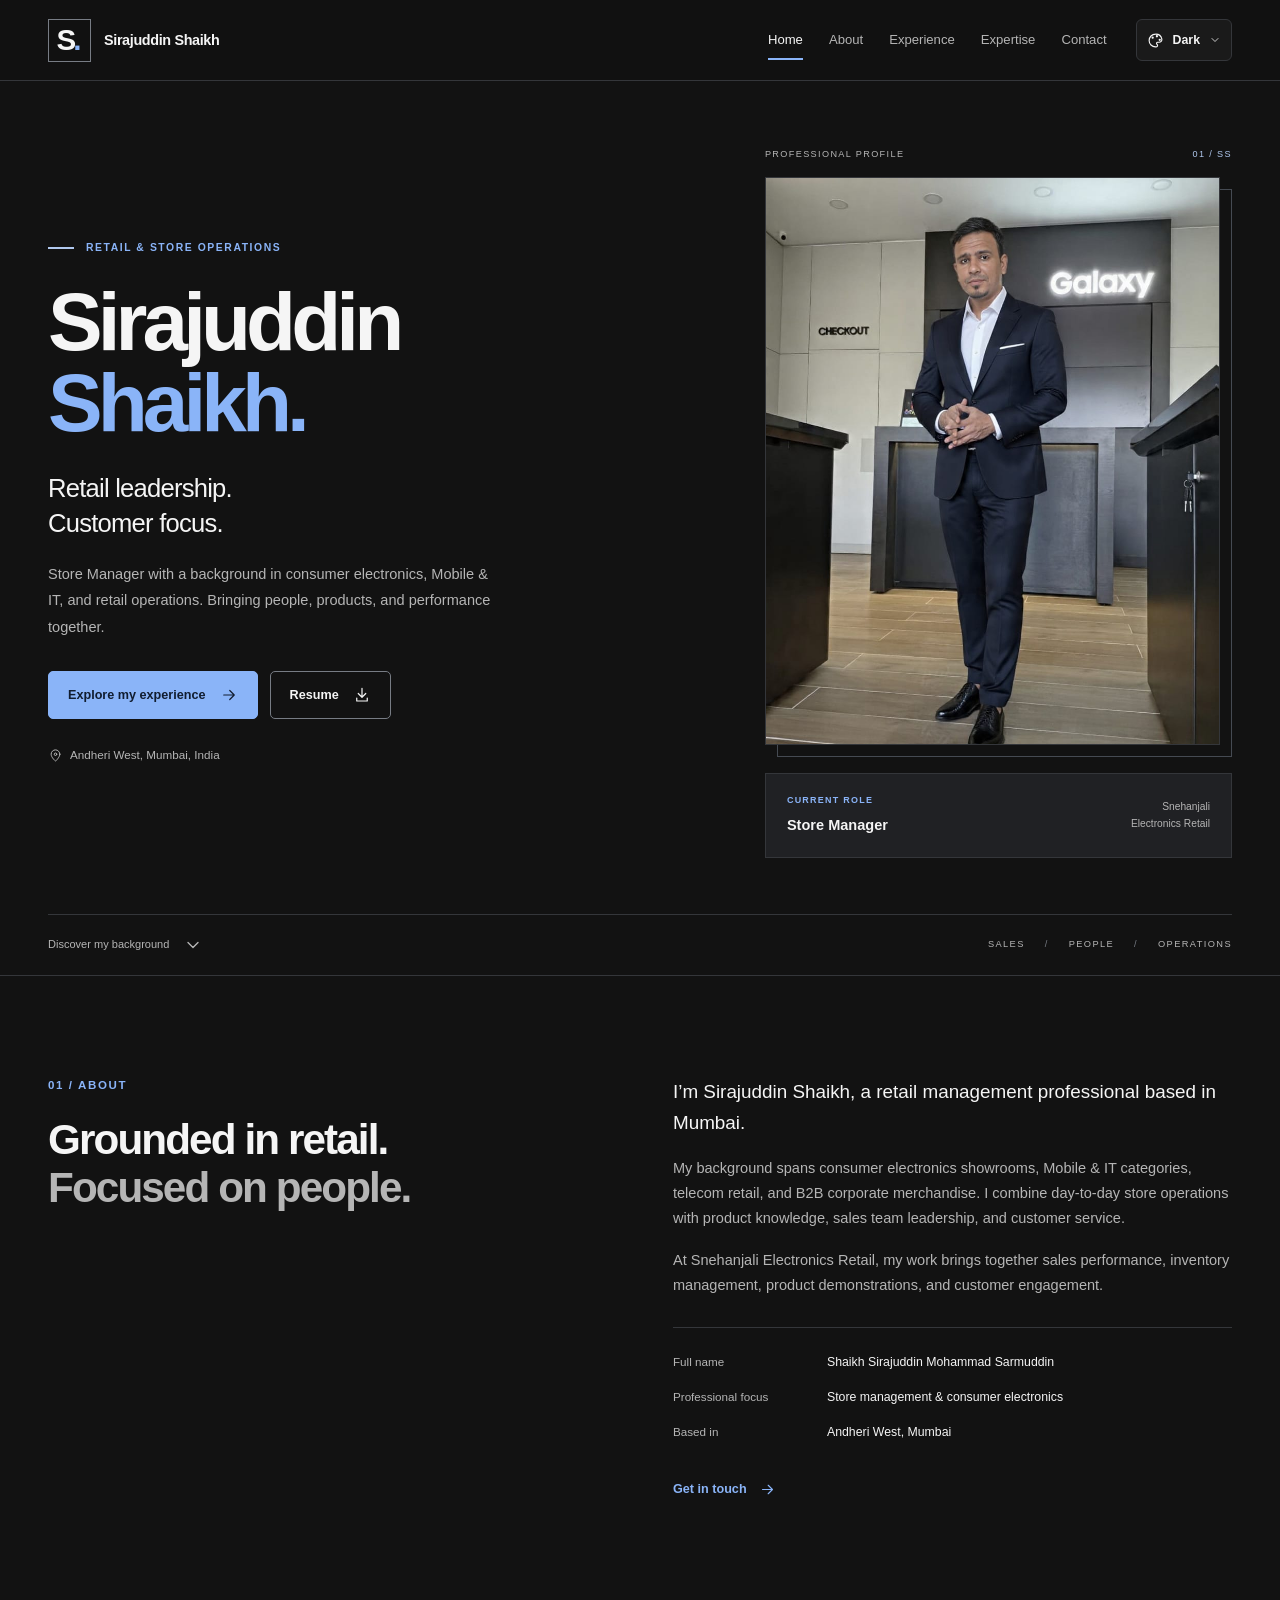
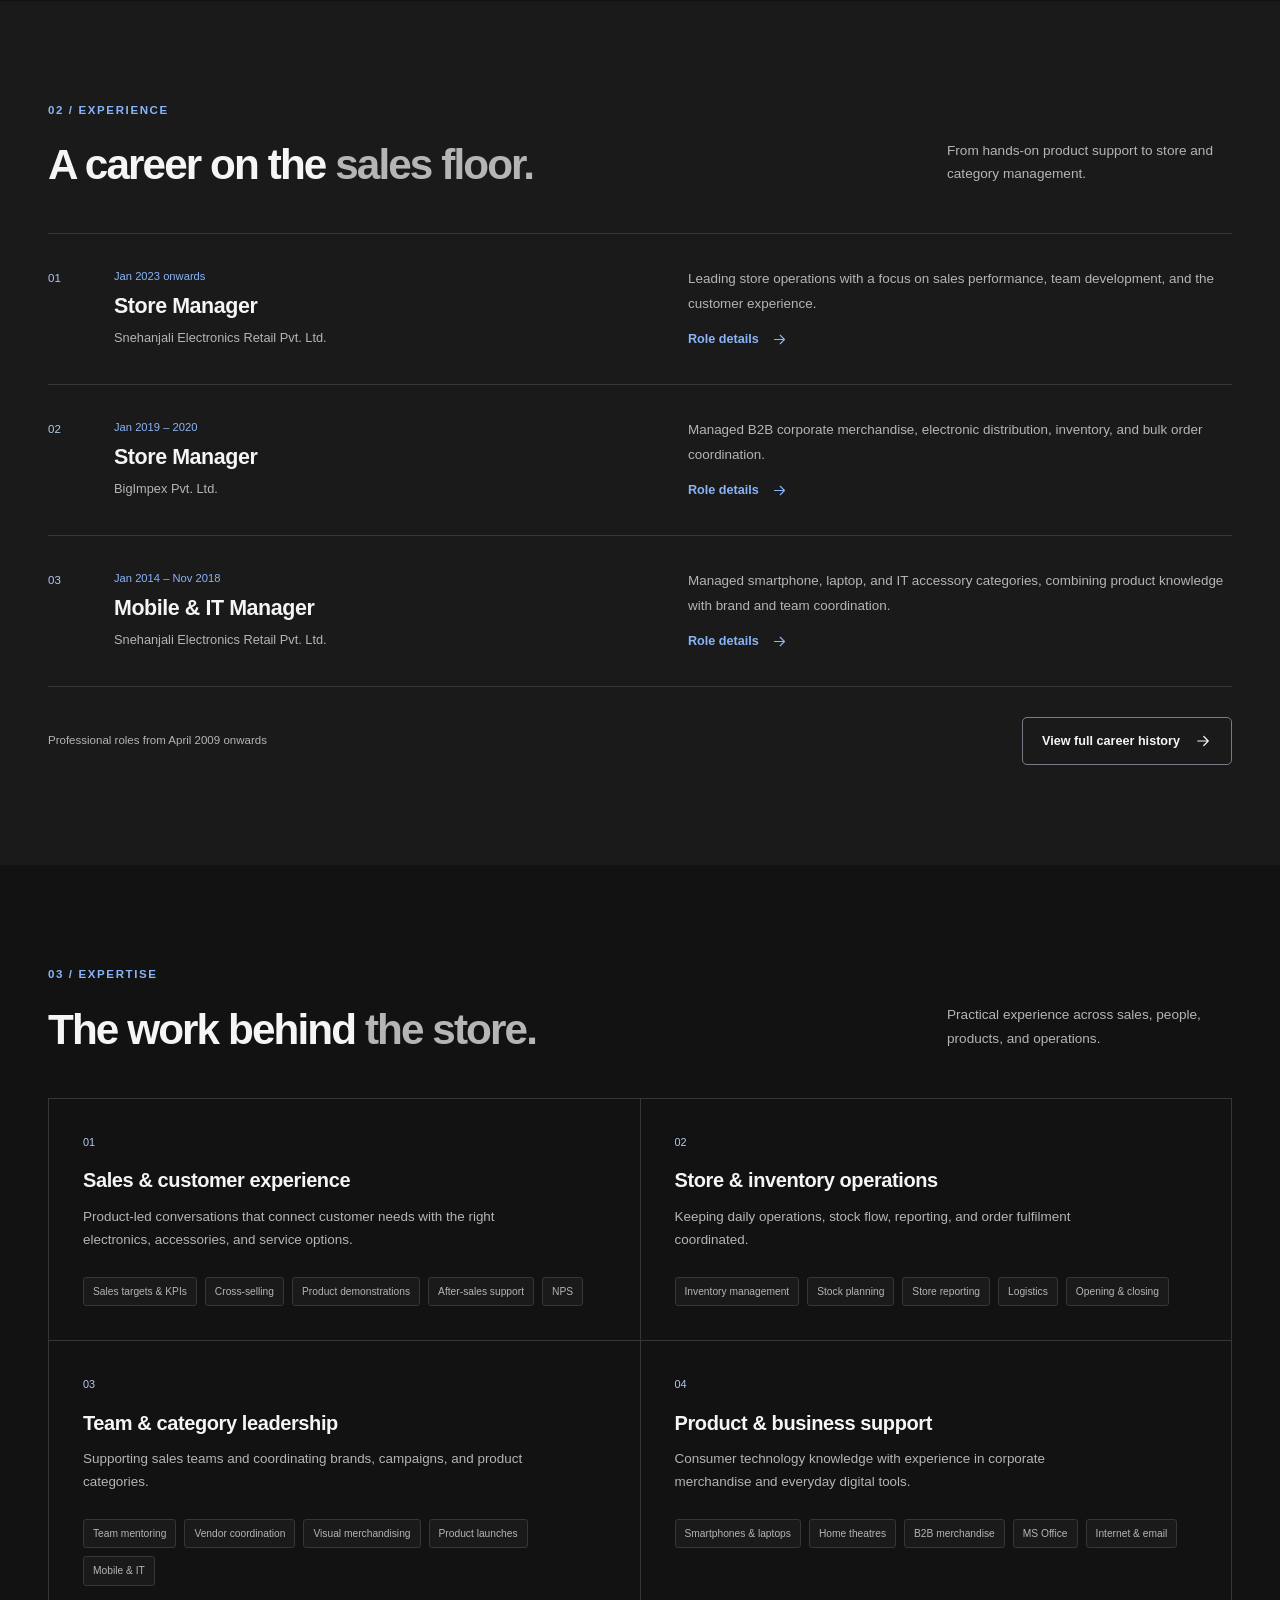
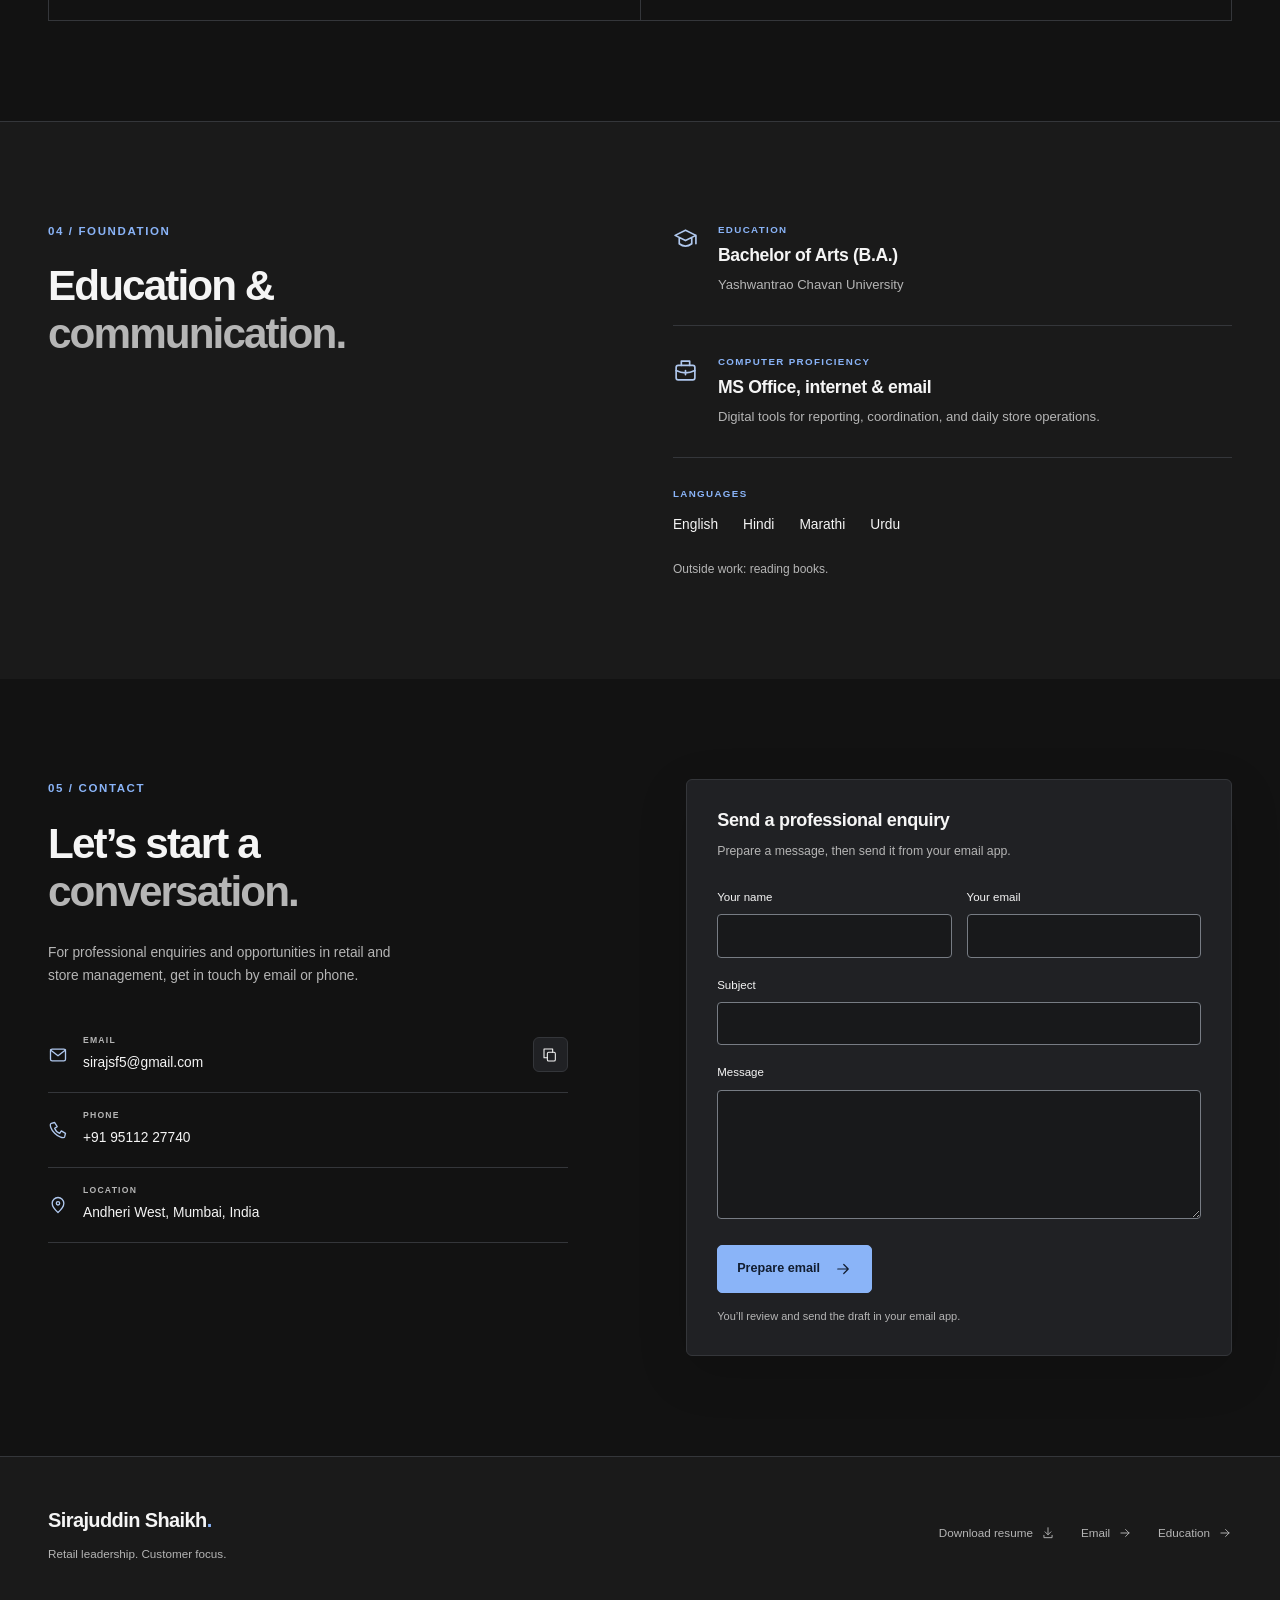
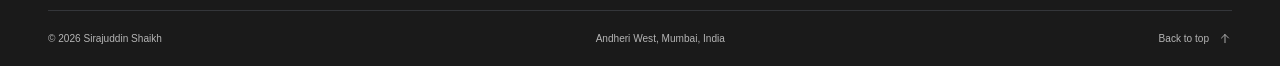
<file: index.html>
<!doctype html>
<html lang="en" data-theme="dark">
<head>
<meta charset="utf-8">
<meta name="viewport" content="width=device-width, initial-scale=1">
<meta name="color-scheme" content="dark light">
<meta name="description" content="Sirajuddin Shaikh — Store Manager in Mumbai with experience in consumer electronics, Mobile &amp; IT, inventory operations, and sales team leadership.">
<meta name="author" content="Sirajuddin Shaikh">
<meta name="theme-color" content="#121212">
<meta property="og:type" content="profile">
<meta property="og:title" content="Sirajuddin Shaikh | Retail &amp; Store Management">
<meta property="og:description" content="Sirajuddin Shaikh — Store Manager in Mumbai with experience in consumer electronics, Mobile &amp; IT, inventory operations, and sales team leadership.">
<title>Sirajuddin Shaikh | Retail &amp; Store Management</title>
<script src="assets/js/theme.js"></script>
<link rel="icon" href="assets/images/favicon.svg" type="image/svg+xml">
<link rel="stylesheet" href="assets/css/style.css">
<script src="assets/js/script.js" defer></script>
<script type="application/ld+json">{"@context": "https://schema.org", "@type": "Person", "name": "Shaikh Sirajuddin Mohammad Sarmuddin", "alternateName": "Sirajuddin Shaikh", "jobTitle": "Store Manager", "email": "sirajsf5@gmail.com", "telephone": "+919511227740", "address": {"@type": "PostalAddress", "addressLocality": "Andheri West, Mumbai", "addressCountry": "IN"}, "knowsLanguage": ["English", "Hindi", "Marathi", "Urdu"], "alumniOf": {"@type": "CollegeOrUniversity", "name": "Yashwantrao Chavan University"}}</script>
</head>
<body>
<a class="skip-link" href="#main">Skip to content</a>
<header class="site-header"><div class="nav-wrap container">
  <a class="logo" href="#home" aria-label="Sirajuddin Shaikh, home"><span class="monogram" aria-hidden="true">S<span>.</span></span><span class="brand-name">Sirajuddin <span>Shaikh</span></span></a>
  <nav class="navbar" id="primary-navigation" aria-label="Main navigation"><ul><li><a href="#home">Home</a></li><li><a href="#about">About</a></li><li><a href="#experience">Experience</a></li><li><a href="#skills">Expertise</a></li><li><a href="#contact">Contact</a></li></ul></nav>
  <div class="nav-controls">
    <details class="theme-switcher" id="theme-switcher"><summary aria-label="Appearance. Current theme: Dark"><svg class="icon " viewBox="0 0 24 24" fill="none" stroke="currentColor" stroke-width="1.6" stroke-linecap="round" stroke-linejoin="round" aria-hidden="true"><circle cx="8" cy="8" r=".8"/><circle cx="14" cy="6" r=".8"/><circle cx="18" cy="11" r=".8"/><path d="M12 3a9 9 0 1 0 0 18h1a2 2 0 0 0 1-3.7 1.6 1.6 0 0 1 1-2.8h2A4 4 0 0 0 21 10 9 9 0 0 0 12 3Z"/></svg><span data-current-theme>Dark</span><svg class="icon chevron" viewBox="0 0 24 24" fill="none" stroke="currentColor" stroke-width="1.6" stroke-linecap="round" stroke-linejoin="round" aria-hidden="true"><path d="m6 9 6 6 6-6"/></svg></summary><div class="theme-menu" role="group" aria-label="Choose appearance"><p class="menu-caption">APPEARANCE</p><button type="button" class="theme-option" data-set-theme="neon-dark" aria-pressed="false"><span class="theme-swatch swatch-neon-dark" aria-hidden="true"></span><span><strong>Neon Dark</strong><small>Cyan & violet on midnight</small></span><svg class="icon theme-check" viewBox="0 0 24 24" fill="none" stroke="currentColor" stroke-width="1.6" stroke-linecap="round" stroke-linejoin="round" aria-hidden="true"><path d="m5 12 4 4L19 6"/></svg></button><button type="button" class="theme-option" data-set-theme="neon-light" aria-pressed="false"><span class="theme-swatch swatch-neon-light" aria-hidden="true"></span><span><strong>Neon Light</strong><small>Teal & violet on white</small></span><svg class="icon theme-check" viewBox="0 0 24 24" fill="none" stroke="currentColor" stroke-width="1.6" stroke-linecap="round" stroke-linejoin="round" aria-hidden="true"><path d="m5 12 4 4L19 6"/></svg></button><button type="button" class="theme-option" data-set-theme="dark" aria-pressed="true"><span class="theme-swatch swatch-dark" aria-hidden="true"></span><span><strong>Dark</strong><small>Classic charcoal & blue</small></span><svg class="icon theme-check" viewBox="0 0 24 24" fill="none" stroke="currentColor" stroke-width="1.6" stroke-linecap="round" stroke-linejoin="round" aria-hidden="true"><path d="m5 12 4 4L19 6"/></svg></button><button type="button" class="theme-option" data-set-theme="light" aria-pressed="false"><span class="theme-swatch swatch-light" aria-hidden="true"></span><span><strong>Light</strong><small>Clean neutrals & blue</small></span><svg class="icon theme-check" viewBox="0 0 24 24" fill="none" stroke="currentColor" stroke-width="1.6" stroke-linecap="round" stroke-linejoin="round" aria-hidden="true"><path d="m5 12 4 4L19 6"/></svg></button></div></details>
    <button class="menu-toggle icon-button" id="menu" type="button" aria-label="Open navigation" aria-controls="primary-navigation" aria-expanded="false"><svg class="icon " viewBox="0 0 24 24" fill="none" stroke="currentColor" stroke-width="1.6" stroke-linecap="round" stroke-linejoin="round" aria-hidden="true"><path d="M4 7h16M4 12h16M4 17h16"/></svg></button>
  </div>
</div></header>
<p class="sr-only" id="theme-status" role="status" aria-live="polite"></p>
<main id="main">
<section class="home" id="home" aria-labelledby="hero-title"><div class="container hero-inner">
  <div class="hero-content"><p class="eyebrow"><span class="accent-line" aria-hidden="true"></span> RETAIL & STORE OPERATIONS</p><h1 id="hero-title">Sirajuddin<br><span>Shaikh.</span></h1><p class="hero-tagline">Retail leadership.<br>Customer focus.</p><p class="hero-description">Store Manager with a background in consumer electronics, Mobile & IT, and retail operations. Bringing people, products, and performance together.</p><div class="hero-actions"><a class="btn btn-primary" href="#experience">Explore my experience <svg class="icon " viewBox="0 0 24 24" fill="none" stroke="currentColor" stroke-width="1.6" stroke-linecap="round" stroke-linejoin="round" aria-hidden="true"><path d="M5 12h14m-6-6 6 6-6 6"/></svg></a><a class="btn btn-secondary" href="assets/documents/Sirajuddin_Shaikh_Resume.pdf" download="Sirajuddin_Shaikh_Resume.pdf">Resume <svg class="icon " viewBox="0 0 24 24" fill="none" stroke="currentColor" stroke-width="1.6" stroke-linecap="round" stroke-linejoin="round" aria-hidden="true"><path d="M12 3v12m-5-5 5 5 5-5M5 16v4h14v-4"/></svg></a></div><p class="hero-location"><svg class="icon " viewBox="0 0 24 24" fill="none" stroke="currentColor" stroke-width="1.6" stroke-linecap="round" stroke-linejoin="round" aria-hidden="true"><path d="M19 10c0 5-7 11-7 11S5 15 5 10a7 7 0 1 1 14 0Z"/><circle cx="12" cy="10" r="2"/></svg> Andheri West, Mumbai, India</p></div>
  <figure class="portrait"><div class="portrait-topline"><span>PROFESSIONAL PROFILE</span><span class="portrait-index" aria-hidden="true">01 / SS</span></div><div class="portrait-image"><img src="assets/images/sirajuddin-shaikh.jpeg" width="880" height="1184" alt="Sirajuddin Shaikh wearing a formal suit in a consumer electronics showroom" fetchpriority="high"></div><figcaption><div><span class="small-label">CURRENT ROLE</span><strong>Store Manager</strong></div><span>Snehanjali<br>Electronics Retail</span></figcaption></figure>
</div><div class="container hero-foot"><a href="#about">Discover my background <svg class="icon " viewBox="0 0 24 24" fill="none" stroke="currentColor" stroke-width="1.6" stroke-linecap="round" stroke-linejoin="round" aria-hidden="true"><path d="m6 9 6 6 6-6"/></svg></a><span>SALES <span aria-hidden="true">/</span> PEOPLE <span aria-hidden="true">/</span> OPERATIONS</span></div></section>

<section class="about section-space" id="about" aria-labelledby="about-title"><div class="container about-grid"><div class="section-intro"><p class="eyebrow">01 / ABOUT</p><h2 id="about-title">Grounded in retail.<br><span>Focused on people.</span></h2></div><div class="about-copy"><p class="lead">I’m Sirajuddin Shaikh, a retail management professional based in Mumbai.</p><p>My background spans consumer electronics showrooms, Mobile & IT categories, telecom retail, and B2B corporate merchandise. I combine day-to-day store operations with product knowledge, sales team leadership, and customer service.</p><p>At Snehanjali Electronics Retail, my work brings together sales performance, inventory management, product demonstrations, and customer engagement.</p><dl class="profile-facts"><div><dt>Full name</dt><dd>Shaikh Sirajuddin Mohammad Sarmuddin</dd></div><div><dt>Professional focus</dt><dd>Store management & consumer electronics</dd></div><div><dt>Based in</dt><dd>Andheri West, Mumbai</dd></div></dl><a class="text-link" href="#contact">Get in touch <svg class="icon " viewBox="0 0 24 24" fill="none" stroke="currentColor" stroke-width="1.6" stroke-linecap="round" stroke-linejoin="round" aria-hidden="true"><path d="M5 12h14m-6-6 6 6-6 6"/></svg></a></div></div></section>

<section class="experience section-space" id="experience" aria-labelledby="experience-title"><div class="container"><div class="section-heading"><div><p class="eyebrow">02 / EXPERIENCE</p><h2 id="experience-title">A career on the <span>sales floor.</span></h2></div><p>From hands-on product support to store and category management.</p></div><div class="timeline"><article class="role-row"><span class="role-number" aria-hidden="true">01</span><div class="role-overview"><p class="role-date">Jan 2023 onwards</p><h3>Store Manager</h3><p class="company">Snehanjali Electronics Retail Pvt. Ltd.</p></div><div class="role-summary"><p>Leading store operations with a focus on sales performance, team development, and the customer experience.</p><a class="text-link" href="experience/index.html#snehanjali-store">Role details <svg class="icon " viewBox="0 0 24 24" fill="none" stroke="currentColor" stroke-width="1.6" stroke-linecap="round" stroke-linejoin="round" aria-hidden="true"><path d="M5 12h14m-6-6 6 6-6 6"/></svg></a></div></article><article class="role-row"><span class="role-number" aria-hidden="true">02</span><div class="role-overview"><p class="role-date">Jan 2019 – 2020</p><h3>Store Manager</h3><p class="company">BigImpex Pvt. Ltd.</p></div><div class="role-summary"><p>Managed B2B corporate merchandise, electronic distribution, inventory, and bulk order coordination.</p><a class="text-link" href="experience/index.html#bigimpex">Role details <svg class="icon " viewBox="0 0 24 24" fill="none" stroke="currentColor" stroke-width="1.6" stroke-linecap="round" stroke-linejoin="round" aria-hidden="true"><path d="M5 12h14m-6-6 6 6-6 6"/></svg></a></div></article><article class="role-row"><span class="role-number" aria-hidden="true">03</span><div class="role-overview"><p class="role-date">Jan 2014 – Nov 2018</p><h3>Mobile & IT Manager</h3><p class="company">Snehanjali Electronics Retail Pvt. Ltd.</p></div><div class="role-summary"><p>Managed smartphone, laptop, and IT accessory categories, combining product knowledge with brand and team coordination.</p><a class="text-link" href="experience/index.html#snehanjali-mobile">Role details <svg class="icon " viewBox="0 0 24 24" fill="none" stroke="currentColor" stroke-width="1.6" stroke-linecap="round" stroke-linejoin="round" aria-hidden="true"><path d="M5 12h14m-6-6 6 6-6 6"/></svg></a></div></article></div><div class="section-end"><span>Professional roles from April 2009 onwards</span><a class="btn btn-secondary" href="experience/index.html">View full career history <svg class="icon " viewBox="0 0 24 24" fill="none" stroke="currentColor" stroke-width="1.6" stroke-linecap="round" stroke-linejoin="round" aria-hidden="true"><path d="M5 12h14m-6-6 6 6-6 6"/></svg></a></div></div></section>

<section class="skills section-space" id="skills" aria-labelledby="skills-title"><div class="container"><div class="section-heading"><div><p class="eyebrow">03 / EXPERTISE</p><h2 id="skills-title">The work behind <span>the store.</span></h2></div><p>Practical experience across sales, people, products, and operations.</p></div><div class="expertise-grid">
<article class="expertise-item"><span class="expertise-number">01</span><h3>Sales & customer experience</h3><p>Product-led conversations that connect customer needs with the right electronics, accessories, and service options.</p><ul class="tag-list"><li>Sales targets & KPIs</li><li>Cross-selling</li><li>Product demonstrations</li><li>After-sales support</li><li>NPS</li></ul></article>
<article class="expertise-item"><span class="expertise-number">02</span><h3>Store & inventory operations</h3><p>Keeping daily operations, stock flow, reporting, and order fulfilment coordinated.</p><ul class="tag-list"><li>Inventory management</li><li>Stock planning</li><li>Store reporting</li><li>Logistics</li><li>Opening & closing</li></ul></article>
<article class="expertise-item"><span class="expertise-number">03</span><h3>Team & category leadership</h3><p>Supporting sales teams and coordinating brands, campaigns, and product categories.</p><ul class="tag-list"><li>Team mentoring</li><li>Vendor coordination</li><li>Visual merchandising</li><li>Product launches</li><li>Mobile & IT</li></ul></article>
<article class="expertise-item"><span class="expertise-number">04</span><h3>Product & business support</h3><p>Consumer technology knowledge with experience in corporate merchandise and everyday digital tools.</p><ul class="tag-list"><li>Smartphones & laptops</li><li>Home theatres</li><li>B2B merchandise</li><li>MS Office</li><li>Internet & email</li></ul></article>
</div></div></section>

<section class="education section-space" id="education" aria-labelledby="education-title"><div class="container education-grid"><div><p class="eyebrow">04 / FOUNDATION</p><h2 id="education-title">Education &<br><span>communication.</span></h2></div><div class="foundation-content"><article class="education-row"><svg class="icon " viewBox="0 0 24 24" fill="none" stroke="currentColor" stroke-width="1.6" stroke-linecap="round" stroke-linejoin="round" aria-hidden="true"><path d="m2 9 10-5 10 5-10 5L2 9Zm4 2v6c4 3 8 3 12 0v-6m4-2v8"/></svg><div><p class="small-label">EDUCATION</p><h3>Bachelor of Arts (B.A.)</h3><p>Yashwantrao Chavan University</p></div></article><article class="education-row"><svg class="icon " viewBox="0 0 24 24" fill="none" stroke="currentColor" stroke-width="1.6" stroke-linecap="round" stroke-linejoin="round" aria-hidden="true"><rect x="3" y="7" width="18" height="14" rx="2"/><path d="M8 7V3h8v4M3 12c6 3 12 3 18 0m-9 0v4"/></svg><div><p class="small-label">COMPUTER PROFICIENCY</p><h3>MS Office, internet & email</h3><p>Digital tools for reporting, coordination, and daily store operations.</p></div></article><div class="language-row"><p class="small-label">LANGUAGES</p><ul class="language-list"><li>English</li><li>Hindi</li><li>Marathi</li><li>Urdu</li></ul></div><p class="interest-line">Outside work: reading books.</p></div></div></section>

<section class="contact section-space" id="contact" aria-labelledby="contact-title"><div class="container contact-grid"><div class="contact-copy"><p class="eyebrow">05 / CONTACT</p><h2 id="contact-title">Let’s start a<br><span>conversation.</span></h2><p>For professional enquiries and opportunities in retail and store management, get in touch by email or phone.</p><div class="contact-method"><span class="contact-icon"><svg class="icon " viewBox="0 0 24 24" fill="none" stroke="currentColor" stroke-width="1.6" stroke-linecap="round" stroke-linejoin="round" aria-hidden="true"><rect x="3" y="5" width="18" height="14" rx="2"/><path d="m3 6 9 7 9-7"/></svg></span><div><span class="small-label">EMAIL</span><a href="mailto:sirajsf5@gmail.com">sirajsf5@gmail.com</a></div><button class="icon-button copy-email" type="button" data-copy-email aria-label="Copy email address" hidden><svg class="icon " viewBox="0 0 24 24" fill="none" stroke="currentColor" stroke-width="1.6" stroke-linecap="round" stroke-linejoin="round" aria-hidden="true"><rect x="8" y="8" width="12" height="13" rx="2"/><path d="M16 8V3H3v13h5"/></svg></button></div><div class="contact-method"><span class="contact-icon"><svg class="icon " viewBox="0 0 24 24" fill="none" stroke="currentColor" stroke-width="1.6" stroke-linecap="round" stroke-linejoin="round" aria-hidden="true"><path d="m8 3 3 5-3 2c1 3 3 5 6 6l2-3 5 3-1 4c-1 3-8 0-12-4S1 5 4 4Z"/></svg></span><div><span class="small-label">PHONE</span><a href="tel:+919511227740">+91 95112 27740</a></div></div><div class="contact-method"><span class="contact-icon"><svg class="icon " viewBox="0 0 24 24" fill="none" stroke="currentColor" stroke-width="1.6" stroke-linecap="round" stroke-linejoin="round" aria-hidden="true"><path d="M19 10c0 5-7 11-7 11S5 15 5 10a7 7 0 1 1 14 0Z"/><circle cx="12" cy="10" r="2"/></svg></span><div><span class="small-label">LOCATION</span><span>Andheri West, Mumbai, India</span></div></div><p class="copy-status" id="copy-status" role="status" aria-live="polite"></p></div>
<form id="contact-form" class="contact-form" action="mailto:sirajsf5@gmail.com" method="get"><h3>Send a professional enquiry</h3><p class="form-intro">Prepare a message, then send it from your email app.</p><div class="form-row"><div class="field"><label for="contact-name">Your name</label><input id="contact-name" name="name" autocomplete="name" maxlength="100" required></div><div class="field"><label for="contact-email">Your email</label><input id="contact-email" type="email" name="email" autocomplete="email" maxlength="254" required></div></div><div class="field"><label for="contact-subject">Subject</label><input id="contact-subject" name="subject" maxlength="140" required></div><div class="field"><label for="contact-message">Message</label><textarea id="contact-message" name="message" rows="5" maxlength="3000" required></textarea></div><div class="compose-actions"><button type="submit" class="btn btn-primary" id="prepare-email" disabled>Prepare email <svg class="icon " viewBox="0 0 24 24" fill="none" stroke="currentColor" stroke-width="1.6" stroke-linecap="round" stroke-linejoin="round" aria-hidden="true"><path d="M5 12h14m-6-6 6 6-6 6"/></svg></button><a class="text-link" id="email-draft" href="mailto:sirajsf5@gmail.com" hidden>Open email draft <svg class="icon " viewBox="0 0 24 24" fill="none" stroke="currentColor" stroke-width="1.6" stroke-linecap="round" stroke-linejoin="round" aria-hidden="true"><path d="M14 3h7v7m0-7L10 14M9 4H4v16h16v-5"/></svg></a></div><p class="form-status" id="form-status" role="status" aria-live="polite">You’ll review and send the draft in your email app.</p><noscript><p>JavaScript is off. <a href="mailto:sirajsf5@gmail.com">Email Sirajuddin directly</a>.</p></noscript></form>
</div></section>
</main>
<footer class="footer"><div class="container footer-main"><div><a class="footer-name" href="#home">Sirajuddin Shaikh<span>.</span></a><p>Retail leadership. Customer focus.</p></div><div class="footer-links"><a href="assets/documents/Sirajuddin_Shaikh_Resume.pdf" download="Sirajuddin_Shaikh_Resume.pdf">Download resume <svg class="icon " viewBox="0 0 24 24" fill="none" stroke="currentColor" stroke-width="1.6" stroke-linecap="round" stroke-linejoin="round" aria-hidden="true"><path d="M12 3v12m-5-5 5 5 5-5M5 16v4h14v-4"/></svg></a><a href="mailto:sirajsf5@gmail.com">Email <svg class="icon " viewBox="0 0 24 24" fill="none" stroke="currentColor" stroke-width="1.6" stroke-linecap="round" stroke-linejoin="round" aria-hidden="true"><path d="M5 12h14m-6-6 6 6-6 6"/></svg></a><a href="index.html#education">Education <svg class="icon " viewBox="0 0 24 24" fill="none" stroke="currentColor" stroke-width="1.6" stroke-linecap="round" stroke-linejoin="round" aria-hidden="true"><path d="M5 12h14m-6-6 6 6-6 6"/></svg></a></div></div><div class="container footer-bottom"><span>© <span data-year>2026</span> Sirajuddin Shaikh</span><span>Andheri West, Mumbai, India</span><a href="#home">Back to top <svg class="icon " viewBox="0 0 24 24" fill="none" stroke="currentColor" stroke-width="1.6" stroke-linecap="round" stroke-linejoin="round" aria-hidden="true"><path d="m6 12 6-6 6 6M12 6v14"/></svg></a></div></footer>
<a class="scroll-top icon-button" id="scroll-top" href="#home" aria-label="Back to top" hidden><svg class="icon " viewBox="0 0 24 24" fill="none" stroke="currentColor" stroke-width="1.6" stroke-linecap="round" stroke-linejoin="round" aria-hidden="true"><path d="m6 12 6-6 6 6M12 6v14"/></svg></a>
</body>
</html>
</file>
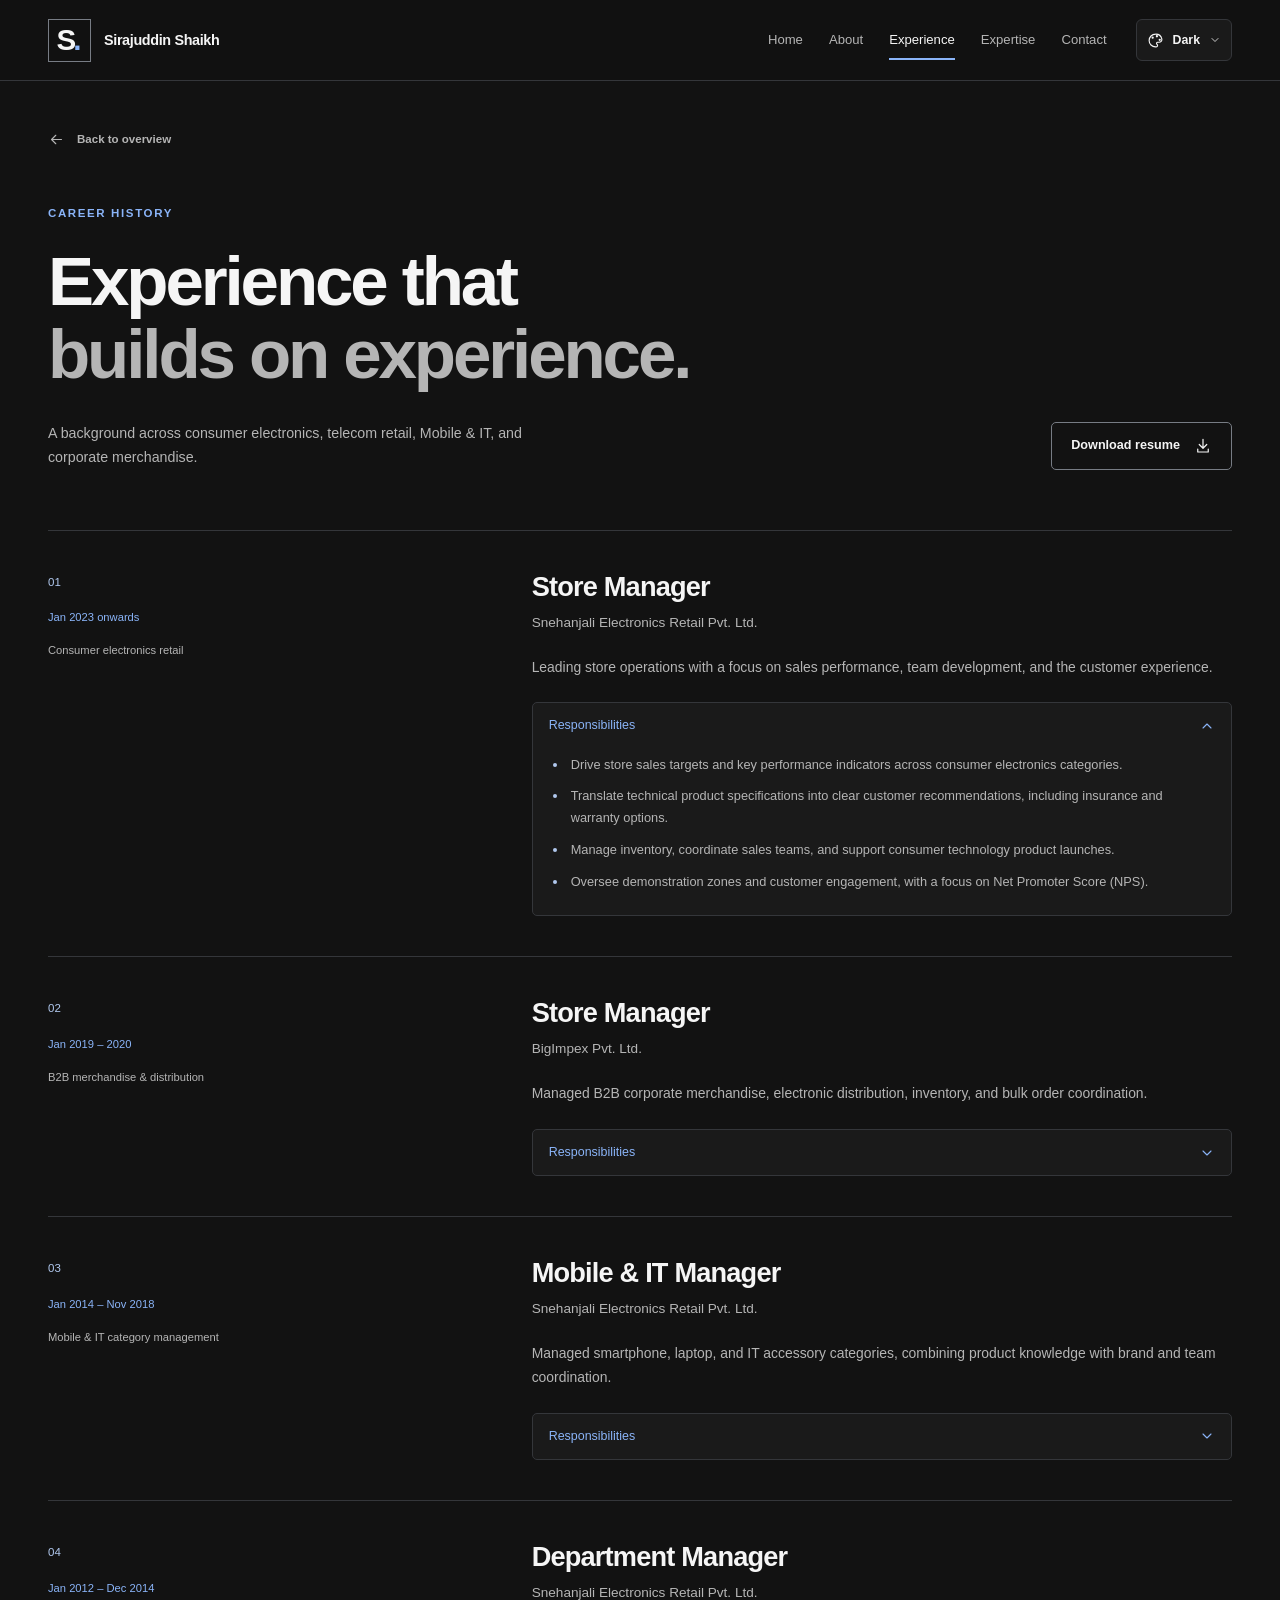
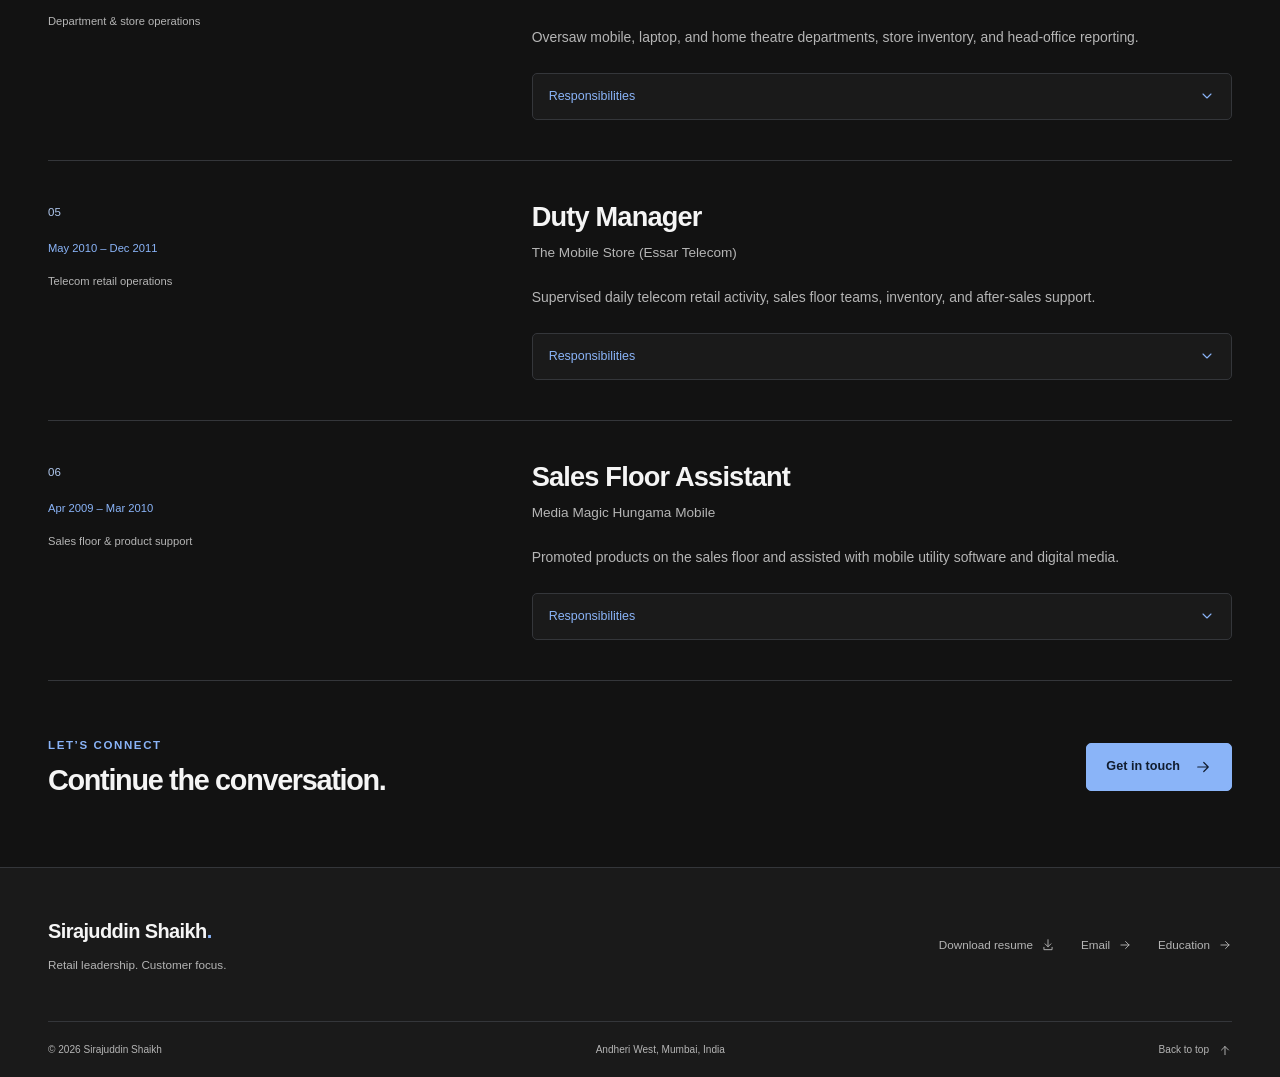
<file: experience/index.html>
<!doctype html>
<html lang="en" data-theme="dark">
<head>
<meta charset="utf-8">
<meta name="viewport" content="width=device-width, initial-scale=1">
<meta name="color-scheme" content="dark light">
<meta name="description" content="Career history of Sirajuddin Shaikh: store management, Mobile &amp; IT category leadership, telecom retail, and B2B merchandise operations.">
<meta name="author" content="Sirajuddin Shaikh">
<meta name="theme-color" content="#121212">
<meta property="og:type" content="profile">
<meta property="og:title" content="Experience | Sirajuddin Shaikh">
<meta property="og:description" content="Career history of Sirajuddin Shaikh: store management, Mobile &amp; IT category leadership, telecom retail, and B2B merchandise operations.">
<title>Experience | Sirajuddin Shaikh</title>
<script src="../assets/js/theme.js"></script>
<link rel="icon" href="../assets/images/favicon.svg" type="image/svg+xml">
<link rel="stylesheet" href="../assets/css/style.css">
<script src="../assets/js/script.js" defer></script>
<script type="application/ld+json">{"@context": "https://schema.org", "@type": "Person", "name": "Shaikh Sirajuddin Mohammad Sarmuddin", "alternateName": "Sirajuddin Shaikh", "jobTitle": "Store Manager", "email": "sirajsf5@gmail.com", "telephone": "+919511227740", "address": {"@type": "PostalAddress", "addressLocality": "Andheri West, Mumbai", "addressCountry": "IN"}, "knowsLanguage": ["English", "Hindi", "Marathi", "Urdu"], "alumniOf": {"@type": "CollegeOrUniversity", "name": "Yashwantrao Chavan University"}}</script>
</head>
<body>
<a class="skip-link" href="#main">Skip to content</a>
<header class="site-header"><div class="nav-wrap container">
  <a class="logo" href="../index.html#home" aria-label="Sirajuddin Shaikh, home"><span class="monogram" aria-hidden="true">S<span>.</span></span><span class="brand-name">Sirajuddin <span>Shaikh</span></span></a>
  <nav class="navbar" id="primary-navigation" aria-label="Main navigation"><ul><li><a href="../index.html#home">Home</a></li><li><a href="../index.html#about">About</a></li><li><a href="../index.html#experience" aria-current="page">Experience</a></li><li><a href="../index.html#skills">Expertise</a></li><li><a href="../index.html#contact">Contact</a></li></ul></nav>
  <div class="nav-controls">
    <details class="theme-switcher" id="theme-switcher"><summary aria-label="Appearance. Current theme: Dark"><svg class="icon " viewBox="0 0 24 24" fill="none" stroke="currentColor" stroke-width="1.6" stroke-linecap="round" stroke-linejoin="round" aria-hidden="true"><circle cx="8" cy="8" r=".8"/><circle cx="14" cy="6" r=".8"/><circle cx="18" cy="11" r=".8"/><path d="M12 3a9 9 0 1 0 0 18h1a2 2 0 0 0 1-3.7 1.6 1.6 0 0 1 1-2.8h2A4 4 0 0 0 21 10 9 9 0 0 0 12 3Z"/></svg><span data-current-theme>Dark</span><svg class="icon chevron" viewBox="0 0 24 24" fill="none" stroke="currentColor" stroke-width="1.6" stroke-linecap="round" stroke-linejoin="round" aria-hidden="true"><path d="m6 9 6 6 6-6"/></svg></summary><div class="theme-menu" role="group" aria-label="Choose appearance"><p class="menu-caption">APPEARANCE</p><button type="button" class="theme-option" data-set-theme="neon-dark" aria-pressed="false"><span class="theme-swatch swatch-neon-dark" aria-hidden="true"></span><span><strong>Neon Dark</strong><small>Cyan & violet on midnight</small></span><svg class="icon theme-check" viewBox="0 0 24 24" fill="none" stroke="currentColor" stroke-width="1.6" stroke-linecap="round" stroke-linejoin="round" aria-hidden="true"><path d="m5 12 4 4L19 6"/></svg></button><button type="button" class="theme-option" data-set-theme="neon-light" aria-pressed="false"><span class="theme-swatch swatch-neon-light" aria-hidden="true"></span><span><strong>Neon Light</strong><small>Teal & violet on white</small></span><svg class="icon theme-check" viewBox="0 0 24 24" fill="none" stroke="currentColor" stroke-width="1.6" stroke-linecap="round" stroke-linejoin="round" aria-hidden="true"><path d="m5 12 4 4L19 6"/></svg></button><button type="button" class="theme-option" data-set-theme="dark" aria-pressed="true"><span class="theme-swatch swatch-dark" aria-hidden="true"></span><span><strong>Dark</strong><small>Classic charcoal & blue</small></span><svg class="icon theme-check" viewBox="0 0 24 24" fill="none" stroke="currentColor" stroke-width="1.6" stroke-linecap="round" stroke-linejoin="round" aria-hidden="true"><path d="m5 12 4 4L19 6"/></svg></button><button type="button" class="theme-option" data-set-theme="light" aria-pressed="false"><span class="theme-swatch swatch-light" aria-hidden="true"></span><span><strong>Light</strong><small>Clean neutrals & blue</small></span><svg class="icon theme-check" viewBox="0 0 24 24" fill="none" stroke="currentColor" stroke-width="1.6" stroke-linecap="round" stroke-linejoin="round" aria-hidden="true"><path d="m5 12 4 4L19 6"/></svg></button></div></details>
    <button class="menu-toggle icon-button" id="menu" type="button" aria-label="Open navigation" aria-controls="primary-navigation" aria-expanded="false"><svg class="icon " viewBox="0 0 24 24" fill="none" stroke="currentColor" stroke-width="1.6" stroke-linecap="round" stroke-linejoin="round" aria-hidden="true"><path d="M4 7h16M4 12h16M4 17h16"/></svg></button>
  </div>
</div></header>
<p class="sr-only" id="theme-status" role="status" aria-live="polite"></p>
<main id="main"><section class="page-intro container" id="career-top"><a class="text-link breadcrumb" href="../index.html#experience"><svg class="icon back-arrow" viewBox="0 0 24 24" fill="none" stroke="currentColor" stroke-width="1.6" stroke-linecap="round" stroke-linejoin="round" aria-hidden="true"><path d="M5 12h14m-6-6 6 6-6 6"/></svg> Back to overview</a><p class="eyebrow">CAREER HISTORY</p><h1>Experience that<br><span>builds on experience.</span></h1><div class="page-intro-bottom"><p>A background across consumer electronics, telecom retail, Mobile & IT, and corporate merchandise.</p><a class="btn btn-secondary" href="../assets/documents/Sirajuddin_Shaikh_Resume.pdf" download="Sirajuddin_Shaikh_Resume.pdf">Download resume <svg class="icon " viewBox="0 0 24 24" fill="none" stroke="currentColor" stroke-width="1.6" stroke-linecap="round" stroke-linejoin="round" aria-hidden="true"><path d="M12 3v12m-5-5 5 5 5-5M5 16v4h14v-4"/></svg></a></div></section><section class="career-section container" aria-label="Professional experience"><article class="career-role" id="snehanjali-store"><div class="career-meta"><span class="role-number" aria-hidden="true">01</span><p class="role-date">Jan 2023 onwards</p><span class="career-type">Consumer electronics retail</span></div><div class="career-body"><h2>Store Manager</h2><p class="company">Snehanjali Electronics Retail Pvt. Ltd.</p><p>Leading store operations with a focus on sales performance, team development, and the customer experience.</p><details class="responsibilities" open><summary>Responsibilities <svg class="icon " viewBox="0 0 24 24" fill="none" stroke="currentColor" stroke-width="1.6" stroke-linecap="round" stroke-linejoin="round" aria-hidden="true"><path d="m6 9 6 6 6-6"/></svg></summary><ul><li>Drive store sales targets and key performance indicators across consumer electronics categories.</li><li>Translate technical product specifications into clear customer recommendations, including insurance and warranty options.</li><li>Manage inventory, coordinate sales teams, and support consumer technology product launches.</li><li>Oversee demonstration zones and customer engagement, with a focus on Net Promoter Score (NPS).</li></ul></details></div></article><article class="career-role" id="bigimpex"><div class="career-meta"><span class="role-number" aria-hidden="true">02</span><p class="role-date">Jan 2019 – 2020</p><span class="career-type">B2B merchandise & distribution</span></div><div class="career-body"><h2>Store Manager</h2><p class="company">BigImpex Pvt. Ltd.</p><p>Managed B2B corporate merchandise, electronic distribution, inventory, and bulk order coordination.</p><details class="responsibilities"><summary>Responsibilities <svg class="icon " viewBox="0 0 24 24" fill="none" stroke="currentColor" stroke-width="1.6" stroke-linecap="round" stroke-linejoin="round" aria-hidden="true"><path d="m6 9 6 6 6-6"/></svg></summary><ul><li>Coordinate cross-functional teams to fulfil bulk corporate merchandise requirements within delivery timelines.</li><li>Oversee stock tracking, warehouse operations, and inventory optimization.</li><li>Organize local freight, sorting, handling, and secure packaging for customized corporate gifts.</li></ul></details></div></article><article class="career-role" id="snehanjali-mobile"><div class="career-meta"><span class="role-number" aria-hidden="true">03</span><p class="role-date">Jan 2014 – Nov 2018</p><span class="career-type">Mobile & IT category management</span></div><div class="career-body"><h2>Mobile & IT Manager</h2><p class="company">Snehanjali Electronics Retail Pvt. Ltd.</p><p>Managed smartphone, laptop, and IT accessory categories, combining product knowledge with brand and team coordination.</p><details class="responsibilities"><summary>Responsibilities <svg class="icon " viewBox="0 0 24 24" fill="none" stroke="currentColor" stroke-width="1.6" stroke-linecap="round" stroke-linejoin="round" aria-hidden="true"><path d="m6 9 6 6 6-6"/></svg></summary><ul><li>Lead the Mobile & IT division across smartphones, laptops, and IT accessories.</li><li>Coordinate multi-brand vendors, showroom visual merchandising, and regional festive campaigns.</li><li>Plan stock around product lifecycles and support premium device launch events.</li><li>Coach sales teams on product specifications, gross margin targets, and after-sales support.</li></ul></details></div></article><article class="career-role" id="snehanjali-department"><div class="career-meta"><span class="role-number" aria-hidden="true">04</span><p class="role-date">Jan 2012 – Dec 2014</p><span class="career-type">Department & store operations</span></div><div class="career-body"><h2>Department Manager</h2><p class="company">Snehanjali Electronics Retail Pvt. Ltd.</p><p>Oversaw mobile, laptop, and home theatre departments, store inventory, and head-office reporting.</p><details class="responsibilities"><summary>Responsibilities <svg class="icon " viewBox="0 0 24 24" fill="none" stroke="currentColor" stroke-width="1.6" stroke-linecap="round" stroke-linejoin="round" aria-hidden="true"><path d="m6 9 6 6 6-6"/></svg></summary><ul><li>Work toward individual store targets across mobiles, laptops, and home theatres.</li><li>Maintain inventory, prepare store reports, and share updates with head office.</li><li>Support daily store operations, data transfers, and mobile handset assistance using MS Office.</li></ul></details></div></article><article class="career-role" id="mobile-store"><div class="career-meta"><span class="role-number" aria-hidden="true">05</span><p class="role-date">May 2010 – Dec 2011</p><span class="career-type">Telecom retail operations</span></div><div class="career-body"><h2>Duty Manager</h2><p class="company">The Mobile Store (Essar Telecom)</p><p>Supervised daily telecom retail activity, sales floor teams, inventory, and after-sales support.</p><details class="responsibilities"><summary>Responsibilities <svg class="icon " viewBox="0 0 24 24" fill="none" stroke="currentColor" stroke-width="1.6" stroke-linecap="round" stroke-linejoin="round" aria-hidden="true"><path d="m6 9 6 6 6-6"/></svg></summary><ul><li>Supervise sales executives and manage store opening and closing procedures.</li><li>Track live inventory and mentor teams on product knowledge and customer conversion.</li><li>Provide mobile handset support, data transfers, and after-sales service.</li></ul></details></div></article><article class="career-role" id="media-magic"><div class="career-meta"><span class="role-number" aria-hidden="true">06</span><p class="role-date">Apr 2009 – Mar 2010</p><span class="career-type">Sales floor & product support</span></div><div class="career-body"><h2>Sales Floor Assistant</h2><p class="company">Media Magic Hungama Mobile</p><p>Promoted products on the sales floor and assisted with mobile utility software and digital media.</p><details class="responsibilities"><summary>Responsibilities <svg class="icon " viewBox="0 0 24 24" fill="none" stroke="currentColor" stroke-width="1.6" stroke-linecap="round" stroke-linejoin="round" aria-hidden="true"><path d="m6 9 6 6 6-6"/></svg></summary><ul><li>Promote products and assist customers on the sales floor.</li><li>Support mobile utility software and digital media requirements.</li></ul></details></div></article></section><section class="career-cta container"><div><p class="eyebrow">LET’S CONNECT</p><h2>Continue the conversation.</h2></div><a class="btn btn-primary" href="../index.html#contact">Get in touch <svg class="icon " viewBox="0 0 24 24" fill="none" stroke="currentColor" stroke-width="1.6" stroke-linecap="round" stroke-linejoin="round" aria-hidden="true"><path d="M5 12h14m-6-6 6 6-6 6"/></svg></a></section></main>
<footer class="footer"><div class="container footer-main"><div><a class="footer-name" href="../index.html#home">Sirajuddin Shaikh<span>.</span></a><p>Retail leadership. Customer focus.</p></div><div class="footer-links"><a href="../assets/documents/Sirajuddin_Shaikh_Resume.pdf" download="Sirajuddin_Shaikh_Resume.pdf">Download resume <svg class="icon " viewBox="0 0 24 24" fill="none" stroke="currentColor" stroke-width="1.6" stroke-linecap="round" stroke-linejoin="round" aria-hidden="true"><path d="M12 3v12m-5-5 5 5 5-5M5 16v4h14v-4"/></svg></a><a href="mailto:sirajsf5@gmail.com">Email <svg class="icon " viewBox="0 0 24 24" fill="none" stroke="currentColor" stroke-width="1.6" stroke-linecap="round" stroke-linejoin="round" aria-hidden="true"><path d="M5 12h14m-6-6 6 6-6 6"/></svg></a><a href="../index.html#education">Education <svg class="icon " viewBox="0 0 24 24" fill="none" stroke="currentColor" stroke-width="1.6" stroke-linecap="round" stroke-linejoin="round" aria-hidden="true"><path d="M5 12h14m-6-6 6 6-6 6"/></svg></a></div></div><div class="container footer-bottom"><span>© <span data-year>2026</span> Sirajuddin Shaikh</span><span>Andheri West, Mumbai, India</span><a href="../index.html#home">Back to top <svg class="icon " viewBox="0 0 24 24" fill="none" stroke="currentColor" stroke-width="1.6" stroke-linecap="round" stroke-linejoin="round" aria-hidden="true"><path d="m6 12 6-6 6 6M12 6v14"/></svg></a></div></footer>
<a class="scroll-top icon-button" id="scroll-top" href="#main" aria-label="Back to top" hidden><svg class="icon " viewBox="0 0 24 24" fill="none" stroke="currentColor" stroke-width="1.6" stroke-linecap="round" stroke-linejoin="round" aria-hidden="true"><path d="m6 12 6-6 6 6M12 6v14"/></svg></a>
</body>
</html>
</file>
<file: assets/css/style.css>
/* Shared design tokens: default appearance is Dark. */
:root,
:root[data-theme="dark"] {
  color-scheme: dark;
  --bg: #121212;
  --bg-alt: #1a1a1a;
  --surface: #202124;
  --surface-hover: #292c31;
  --text: #f5f5f5;
  --text-muted: #b5b5b5;
  --accent: #8ab4f8;
  --accent-alt: #b0c8ee;
  --accent-soft: #223045;
  --border: #34363a;
  --border-strong: #777c84;
  --button-bg: #8ab4f8;
  --button-text: #111d30;
  --button-hover: #a2c5fc;
  --input-bg: #18191b;
  --input-border: #777c84;
  --focus: #8ab4f8;
  --success: #91d3b1;
  --error: #ffb4ab;
  --header-bg: #121212f5;
  --shadow: 0 16px 50px #00000026;
  --glow: none;
  --image-ring: #454a52;
  --selection-bg: #8ab4f8;
  --selection-text: #111d30;
}
:root[data-theme="neon-dark"] {
  color-scheme: dark;
  --bg: #090b10;
  --bg-alt: #111620;
  --surface: #151d29;
  --surface-hover: #1d2939;
  --text: #f4f7fb;
  --text-muted: #a8b3c5;
  --accent: #00f5d4;
  --accent-alt: #b5a5ff;
  --accent-soft: #10312f;
  --border: #2b3748;
  --border-strong: #66768b;
  --button-bg: #00f5d4;
  --button-text: #042824;
  --button-hover: #69ffe9;
  --input-bg: #101721;
  --input-border: #66768b;
  --focus: #00f5d4;
  --success: #79e2b8;
  --error: #ffb3bc;
  --header-bg: #090b10f5;
  --shadow: 0 16px 50px #00000030;
  --glow: 0 0 22px #00f5d41c;
  --image-ring: #4b4670;
  --selection-bg: #00f5d4;
  --selection-text: #042824;
}
:root[data-theme="neon-light"] {
  color-scheme: light;
  --bg: #f7f9fc;
  --bg-alt: #eff3f7;
  --surface: #ffffff;
  --surface-hover: #edf4f5;
  --text: #182230;
  --text-muted: #526174;
  --accent: #00766a;
  --accent-alt: #6546d7;
  --accent-soft: #e2f3ef;
  --border: #d9e1ea;
  --border-strong: #7b8799;
  --button-bg: #00766a;
  --button-text: #ffffff;
  --button-hover: #00695e;
  --input-bg: #ffffff;
  --input-border: #7b8799;
  --focus: #00766a;
  --success: #18623f;
  --error: #b42339;
  --header-bg: #f7f9fcf5;
  --shadow: 0 16px 50px #1922380b;
  --glow: 0 0 20px #6546d70e;
  --image-ring: #b8b1e0;
  --selection-bg: #00766a;
  --selection-text: #ffffff;
}
:root[data-theme="light"] {
  color-scheme: light;
  --bg: #f5f7fa;
  --bg-alt: #eef1f6;
  --surface: #ffffff;
  --surface-hover: #ebeff7;
  --text: #172033;
  --text-muted: #566176;
  --accent: #3157c8;
  --accent-alt: #42629e;
  --accent-soft: #e7edfc;
  --border: #dce2ec;
  --border-strong: #7b8598;
  --button-bg: #3157c8;
  --button-text: #ffffff;
  --button-hover: #2446ad;
  --input-bg: #ffffff;
  --input-border: #7b8598;
  --focus: #3157c8;
  --success: #23643e;
  --error: #b42339;
  --header-bg: #f5f7faf5;
  --shadow: 0 16px 50px #1720330b;
  --glow: none;
  --image-ring: #becbe2;
  --selection-bg: #3157c8;
  --selection-text: #ffffff;
}

*, *::before, *::after { box-sizing: border-box; }
html { scroll-behavior: smooth; scroll-padding-top: 100px; scrollbar-color: var(--border-strong) var(--bg); }
body { margin: 0; background: var(--bg); color: var(--text); font-family: "Segoe UI", Inter, -apple-system, BlinkMacSystemFont, Arial, sans-serif; font-size: 16px; line-height: 1.7; -webkit-font-smoothing: antialiased; }
body, .site-header, .navbar, .theme-menu, .theme-option, .expertise-item, .contact-form, input, textarea, .btn, .portrait figcaption, .responsibilities { transition: background-color 160ms ease, color 160ms ease, border-color 160ms ease, box-shadow 160ms ease; }
::selection { background: var(--selection-bg); color: var(--selection-text); }
a { color: inherit; text-decoration: none; }
a, button, summary { -webkit-tap-highlight-color: transparent; }
button, input, textarea { font: inherit; }
button, summary { cursor: pointer; }
button { color: inherit; }
button:disabled { cursor: not-allowed; background: var(--surface-hover); color: var(--text-muted); border-color: var(--border-strong); }
button:disabled:hover { background: var(--surface-hover); color: var(--text-muted); box-shadow: none; }
:focus-visible { outline: 3px solid var(--focus); outline-offset: 5px; border-radius: 4px; }
[hidden] { display: none !important; }
img { display: block; max-width: 100%; }
svg { flex-shrink: 0; }
h1, h2, h3, p, figure, dl { margin: 0; }
h1, h2, h3 { line-height: 1.14; font-weight: 650; }
h1, h2 { letter-spacing: -.045em; }
h2 { font-size: clamp(2rem, 3.3vw, 3rem); }
h2 span, .page-intro h1 span, .not-found h1 span { color: var(--text-muted); }
h3 { font-size: 1.23rem; letter-spacing: -.02em; }
p { color: var(--text-muted); }
.container { width: min(1200px, calc(100% - 96px)); margin-inline: auto; }
.icon { width: 20px; height: 20px; vertical-align: middle; }
.section-space { padding-block: 100px; scroll-margin-top: 80px; }
.eyebrow, .small-label { color: var(--accent); font-size: .72rem; font-weight: 650; letter-spacing: .14em; line-height: 1.6; }
.eyebrow { margin-bottom: 22px; }
.small-label { display: block; margin-bottom: 5px; }
.sr-only { position: absolute; width: 1px; height: 1px; padding: 0; margin: -1px; overflow: hidden; clip: rect(0,0,0,0); white-space: nowrap; border: 0; }
.skip-link { position: fixed; top: 8px; left: 8px; z-index: 200; padding: 10px 16px; transform: translateY(-160%); background: var(--button-bg); color: var(--button-text); }
.skip-link:focus { transform: none; }

/* Navigation and shared appearance selector. */
.site-header { position: sticky; top: 0; z-index: 50; background: var(--header-bg); border-bottom: 1px solid var(--border); backdrop-filter: blur(16px); }
.nav-wrap { min-height: 80px; display: flex; align-items: center; gap: 24px; }
.logo { display: inline-flex; align-items: center; gap: 13px; flex-shrink: 0; }
.monogram { font-size: 1.85rem; font-weight: 750; letter-spacing: -.1em; line-height: 1; border: 1px solid var(--border-strong); width: 43px; height: 43px; display: flex; align-items: center; justify-content: center; padding-right: 4px; }
.monogram > span { color: var(--accent); }
.brand-name { font-size: .9rem; font-weight: 650; letter-spacing: -.025em; }
.navbar { margin-left: auto; }
.navbar ul { display: flex; align-items: center; gap: 26px; list-style: none; padding: 0; margin: 0; }
.navbar a { position: relative; display: block; padding-block: 22px; color: var(--text-muted); font-size: .82rem; font-weight: 500; }
.navbar a::after { content: ""; position: absolute; height: 2px; inset-inline: 0; bottom: 13px; background: var(--accent); transform: scaleX(0); transform-origin: left; transition: transform 160ms ease; }
.navbar a:hover, .navbar a[aria-current] { color: var(--text); }
.navbar a:hover::after, .navbar a[aria-current]::after { transform: scaleX(1); }
.nav-controls { display: flex; align-items: center; gap: 8px; margin-left: 5px; }
.theme-switcher { position: relative; }
.theme-switcher > summary { display: flex; align-items: center; gap: 9px; padding: 9px 10px; list-style: none; font-size: .77rem; font-weight: 550; border: 1px solid var(--border); border-radius: 6px; background: var(--bg-alt); min-height: 42px; }
.theme-switcher > summary::-webkit-details-marker { display: none; }
.theme-switcher > summary .icon { width: 17px; height: 17px; }
.theme-switcher .chevron { width: 12px !important; height: 12px !important; }
.theme-switcher[open] > summary { border-color: var(--accent); }
.theme-menu { position: absolute; top: calc(100% + 12px); right: 0; width: 276px; padding: 10px; border: 1px solid var(--border-strong); border-radius: 10px; background: var(--surface); box-shadow: var(--shadow); }
.menu-caption { color: var(--text-muted); font-size: .66rem; font-weight: 650; letter-spacing: .15em; padding: 6px 10px 11px; }
.theme-option { display: flex; align-items: center; gap: 12px; width: 100%; padding: 11px 10px; border: 1px solid transparent; border-radius: 6px; background: var(--surface); text-align: left; }
.theme-option:hover { background: var(--surface-hover); }
.theme-option[aria-pressed="true"] { background: var(--accent-soft); border-color: var(--accent); }
.theme-option strong, .theme-option small { display: block; }
.theme-option strong { font-size: .8rem; font-weight: 600; }
.theme-option small { margin-top: 2px; font-size: .63rem; color: var(--text-muted); }
.theme-check { margin-left: auto; width: 16px; color: var(--accent); visibility: hidden; }
.theme-option[aria-pressed="true"] .theme-check { visibility: visible; }
.theme-swatch { width: 24px; height: 24px; border-radius: 50%; flex-shrink: 0; border: 1px solid var(--border-strong); }
/* Preview swatches intentionally show the four selectable palettes. */
.swatch-neon-dark { background: linear-gradient(135deg, #090b10 50%, #00f5d4 50%); }
.swatch-neon-light { background: linear-gradient(135deg, #f7f9fc 50%, #007f73 50%); }
.swatch-dark { background: linear-gradient(135deg, #202124 50%, #8ab4f8 50%); }
.swatch-light { background: linear-gradient(135deg, #ffffff 50%, #3157c8 50%); }
.icon-button { display: inline-flex; align-items: center; justify-content: center; width: 42px; height: 42px; padding: 0; background: var(--surface); border: 1px solid var(--border); border-radius: 6px; }
.icon-button:hover { background: var(--surface-hover); border-color: var(--border-strong); }
.menu-toggle { display: none; }

/* Profile / hero. The photograph is never recolored or filtered. */
.home { border-bottom: 1px solid var(--border); }
.hero-inner { display: grid; grid-template-columns: 1.15fr .88fr; align-items: center; gap: 9%; padding-block: 66px 56px; }
.hero-content { min-width: 0; }
.hero-content .eyebrow { display: flex; align-items: center; gap: 12px; font-size: .65rem; letter-spacing: .15em; margin-bottom: 25px; }
.accent-line { display: block; width: 26px; height: 2px; background: var(--accent-alt); }
.hero-content h1 { font-size: clamp(4rem, 6.4vw, 6rem); line-height: .99; letter-spacing: -.06em; }
.hero-content h1 > span { color: var(--accent); }
.hero-tagline { margin-top: 28px; font-size: clamp(1.3rem, 2vw, 1.65rem); line-height: 1.35; letter-spacing: -.03em; color: var(--text); font-weight: 450; }
.hero-description { max-width: 445px; font-size: .91rem; line-height: 1.85; margin-top: 20px; }
.hero-actions { display: flex; flex-wrap: wrap; gap: 12px; margin-top: 30px; }
.btn { display: inline-flex; justify-content: center; align-items: center; gap: 14px; padding: 12px 19px; min-height: 48px; border-radius: 5px; border: 1px solid transparent; font-size: .79rem; font-weight: 600; line-height: 1.35; }
.btn .icon { width: 18px; height: 18px; }
.btn-primary { background: var(--button-bg); color: var(--button-text); border-color: var(--button-bg); }
.btn-primary:hover { background: var(--button-hover); border-color: var(--button-hover); box-shadow: var(--glow); }
.btn-secondary { background: transparent; border-color: var(--border-strong); color: var(--text); }
.btn-secondary:hover { background: var(--surface-hover); border-color: var(--accent); }
.hero-location { margin-top: 26px; display: flex; gap: 7px; align-items: center; font-size: .73rem; }
.hero-location .icon { width: 15px; height: 15px; }
.portrait { min-width: 0; position: relative; isolation: isolate; }
.portrait-topline { display: flex; align-items: center; justify-content: space-between; font-size: .57rem; color: var(--text-muted); letter-spacing: .15em; margin-bottom: 14px; }
.portrait-index { color: var(--accent-alt); }
.portrait-image { position: relative; margin-right: 12px; }
.portrait-image::before { content: ""; position: absolute; inset: 12px -12px -12px 12px; border: 1px solid var(--image-ring); z-index: -1; }
.portrait-image img { width: 100%; height: auto; aspect-ratio: 4 / 5; object-fit: cover; object-position: 50% 25%; border: 1px solid var(--border); background: var(--surface); }
.portrait figcaption { display: flex; justify-content: space-between; align-items: center; gap: 15px; background: var(--surface); border: 1px solid var(--border); padding: 19px 21px; margin-top: 28px; }
.portrait figcaption .small-label { font-size: .56rem; margin-bottom: 3px; }
.portrait figcaption strong { font-weight: 550; font-size: .91rem; }
.portrait figcaption > span { color: var(--text-muted); font-size: .64rem; line-height: 1.65; text-align: right; }
.hero-foot { display: flex; justify-content: space-between; align-items: center; border-top: 1px solid var(--border); padding-block: 20px; }
.hero-foot > a { display: flex; align-items: center; gap: 14px; color: var(--text-muted); font-size: .69rem; }
.hero-foot > a:hover { color: var(--accent); }
.hero-foot > span { color: var(--text-muted); font-size: .58rem; letter-spacing: .15em; }
.hero-foot > span > span { margin-inline: 16px; color: var(--border-strong); }

/* About and career overview. */
.about-grid { display: grid; grid-template-columns: 1fr 1.13fr; gap: 11%; }
.about-copy > p + p { margin-top: 18px; }
.about-copy > p { font-size: .91rem; }
.about-copy .lead { font-size: 1.18rem; color: var(--text); line-height: 1.65; }
.profile-facts { border-top: 1px solid var(--border); margin-top: 29px; padding-top: 17px; margin-bottom: 24px; }
.profile-facts > div { display: grid; grid-template-columns: 140px 1fr; gap: 14px; padding-block: 7px; }
.profile-facts dt { font-size: .73rem; color: var(--text-muted); }
.profile-facts dd { font-size: .77rem; margin: 0; overflow-wrap: anywhere; }
.text-link { display: inline-flex; align-items: center; gap: 12px; color: var(--accent); font-size: .79rem; font-weight: 600; }
.text-link:hover { text-decoration: underline; text-underline-offset: 5px; }
.text-link .icon { width: 17px; height: 17px; }
.experience { background: var(--bg-alt); }
.section-heading { display: flex; justify-content: space-between; align-items: flex-end; gap: 50px; margin-bottom: 44px; }
.section-heading > p { max-width: 285px; font-size: .85rem; padding-bottom: 4px; }
.role-row { display: grid; grid-template-columns: 36px 1fr 1fr; gap: 30px; padding-block: 33px; border-top: 1px solid var(--border); }
.role-number { color: var(--accent-alt); font-size: .72rem; line-height: 1.7; font-variant-numeric: tabular-nums; padding-top: 2px; }
.role-date { font-size: .7rem; color: var(--accent); margin-bottom: 8px; }
.role-overview h3 { font-size: 1.34rem; }
.company { font-size: .8rem; color: var(--text-muted); margin-top: 8px; }
.role-summary > p { font-size: .84rem; line-height: 1.85; }
.role-summary .text-link { margin-top: 12px; }
.section-end { display: flex; align-items: center; justify-content: space-between; gap: 25px; padding-top: 30px; border-top: 1px solid var(--border); }
.section-end > span { font-size: .72rem; color: var(--text-muted); }

/* Expertise and education. */
.expertise-grid { display: grid; grid-template-columns: 1fr 1fr; border-top: 1px solid var(--border); border-left: 1px solid var(--border); }
.expertise-item { position: relative; padding: 34px; border-right: 1px solid var(--border); border-bottom: 1px solid var(--border); background: var(--bg); }
.expertise-number { font-size: .68rem; color: var(--accent-alt); display: block; margin-bottom: 18px; }
.expertise-item h3 { font-size: 1.25rem; }
.expertise-item > p { margin-top: 14px; font-size: .84rem; max-width: 440px; }
.tag-list { display: flex; flex-wrap: wrap; list-style: none; gap: 8px; margin: 25px 0 0; padding: 0; }
.tag-list li { font-size: .64rem; padding: 5px 9px; border: 1px solid var(--border); background: var(--bg-alt); color: var(--text-muted); border-radius: 3px; }
.education { border-top: 1px solid var(--border); background: var(--bg-alt); }
.education-grid { display: grid; grid-template-columns: 1fr 1.13fr; gap: 11%; }
.education-row { display: flex; gap: 20px; border-bottom: 1px solid var(--border); padding-bottom: 28px; margin-bottom: 28px; }
.education-row > .icon { color: var(--accent-alt); width: 25px; height: 25px; margin-top: 4px; }
.education-row .small-label { font-size: .61rem; margin-bottom: 8px; }
.education-row h3 { font-size: 1.1rem; }
.education-row p:not(.small-label) { font-size: .82rem; margin-top: 9px; }
.language-row .small-label { font-size: .61rem; }
.language-list { display: flex; flex-wrap: wrap; gap: 10px 25px; list-style: none; margin: 12px 0 0; padding: 0; font-size: .86rem; }
.interest-line { font-size: .75rem; margin-top: 22px; }

/* Contact is local email composition; no third-party form service. */
.contact-grid { display: grid; grid-template-columns: 1fr 1.05fr; gap: 10%; }
.contact-copy > p:not(.eyebrow):not(.copy-status) { font-size: .86rem; max-width: 370px; margin-top: 25px; margin-bottom: 30px; }
.contact-method { display: flex; align-items: center; gap: 15px; padding-block: 16px; border-bottom: 1px solid var(--border); }
.contact-icon { color: var(--accent-alt); display: flex; }
.contact-method .small-label { font-size: .54rem; color: var(--text-muted); margin-bottom: 1px; }
.contact-method a, .contact-method div > span:not(.small-label) { font-size: .86rem; }
.contact-method a { overflow-wrap: anywhere; }
.contact-method a:hover { color: var(--accent); }
.copy-email { margin-left: auto; flex-shrink: 0; width: 35px; height: 35px; }
.copy-email .icon { width: 16px; height: 16px; }
.copy-status { font-size: .73rem; min-height: 22px; margin-top: 10px; color: var(--success); }
.contact-form { padding: 30px; background: var(--surface); border: 1px solid var(--border); border-radius: 6px; box-shadow: var(--shadow); }
.contact-form h3 { font-size: 1.13rem; }
.form-intro { font-size: .77rem; margin-top: 10px; margin-bottom: 26px; }
.form-row { display: grid; grid-template-columns: 1fr 1fr; gap: 15px; }
.field { margin-bottom: 18px; min-width: 0; }
.field label { display: block; font-size: .72rem; margin-bottom: 7px; color: var(--text); }
input, textarea { color: var(--text); background: var(--input-bg); border: 1px solid var(--input-border); border-radius: 4px; width: 100%; min-width: 0; padding: 10px 12px; line-height: 1.55; font-size: .86rem; }
input { min-height: 43px; }
textarea { resize: vertical; min-height: 125px; max-height: 500px; }
input:focus, textarea:focus { border-color: var(--focus); }
input:user-invalid, textarea:user-invalid { border-color: var(--error); }
.compose-actions { display: flex; align-items: center; flex-wrap: wrap; gap: 16px; margin-top: 3px; }
.form-status { font-size: .69rem; margin-top: 14px; line-height: 1.65; }
.contact-form noscript p { margin-top: 15px; font-size: .8rem; }
.contact-form noscript a { color: var(--accent); text-decoration: underline; }

/* Shared footer and full career page. */
.footer { border-top: 1px solid var(--border); background: var(--bg-alt); }
.footer-main { display: flex; justify-content: space-between; align-items: center; gap: 35px; padding-block: 46px; }
.footer-name { font-size: 1.25rem; font-weight: 650; letter-spacing: -.03em; }
.footer-name > span { color: var(--accent); }
.footer-main p { font-size: .73rem; margin-top: 7px; }
.footer-links { display: flex; flex-wrap: wrap; gap: 26px; }
.footer-links a { color: var(--text-muted); font-size: .73rem; display: flex; align-items: center; gap: 8px; }
.footer-links .icon { width: 14px; height: 14px; }
.footer a:hover { color: var(--accent); }
.footer-bottom { display: flex; justify-content: space-between; gap: 20px; padding-block: 19px; border-top: 1px solid var(--border); color: var(--text-muted); font-size: .63rem; }
.footer-bottom a { display: flex; align-items: center; gap: 9px; }
.footer-bottom .icon { width: 14px; height: 14px; }
.scroll-top { position: fixed; bottom: 24px; right: 24px; z-index: 30; box-shadow: var(--shadow); }
.page-intro { padding-block: 48px 60px; }
.breadcrumb { margin-bottom: 55px; color: var(--text-muted); font-size: .72rem; }
.back-arrow { transform: rotate(180deg); }
.page-intro h1 { font-size: clamp(2.6rem, 5.4vw, 4.8rem); line-height: 1.06; }
.page-intro-bottom { display: flex; align-items: flex-end; justify-content: space-between; gap: 35px; margin-top: 30px; }
.page-intro-bottom > p { max-width: 480px; font-size: .89rem; }
.career-role { display: grid; grid-template-columns: .7fr 1.3fr; gap: 9%; padding-block: 40px; border-top: 1px solid var(--border); scroll-margin-top: 105px; }
.career-meta .role-number { display: block; margin-bottom: 16px; }
.career-type { color: var(--text-muted); font-size: .7rem; }
.career-body h2 { font-size: 1.7rem; letter-spacing: -.03em; }
.career-body .company { font-size: .85rem; margin-top: 9px; }
.career-body > p:not(.company) { font-size: .87rem; margin-top: 22px; }
.responsibilities { margin-top: 23px; border: 1px solid var(--border); border-radius: 5px; background: var(--bg-alt); }
.responsibilities summary { padding: 12px 16px; list-style: none; display: flex; justify-content: space-between; align-items: center; font-size: .78rem; color: var(--accent); }
.responsibilities summary::-webkit-details-marker { display: none; }
.responsibilities summary .icon { width: 16px; height: 16px; }
.responsibilities[open] summary .icon { transform: rotate(180deg); }
.responsibilities > ul { margin: 0; padding: 0 28px 18px 35px; color: var(--text-muted); font-size: .8rem; }
.responsibilities li { padding-block: 5px; padding-left: 3px; }
.responsibilities li::marker { color: var(--accent-alt); }
.career-cta { border-top: 1px solid var(--border); display: flex; align-items: center; justify-content: space-between; gap: 30px; padding-block: 55px 70px; }
.career-cta .eyebrow { margin-bottom: 10px; }
.career-cta h2 { font-size: 1.8rem; }
.not-found { padding-block: 80px 100px; min-height: 75vh; }
.error-number { display: block; color: var(--accent); font-size: 6rem; font-weight: 650; letter-spacing: -.07em; line-height: 1; margin-bottom: 28px; }
.not-found h1 { font-size: clamp(2.5rem, 5vw, 4.5rem); }
.not-found p:not(.eyebrow) { margin-top: 25px; }
.not-found .btn { margin-top: 30px; }

@media (max-width: 1120px) {
  .container { width: calc(100% - 64px); }
  .nav-wrap { gap: 15px; }
  .brand-name { font-size: .82rem; }
  .navbar ul { gap: 19px; }
  .navbar a { font-size: .76rem; }
  .hero-inner { gap: 6%; }
  .hero-content h1 { font-size: clamp(3.8rem, 7.3vw, 5rem); }
  .hero-actions { gap: 9px; }
  .hero-actions .btn { padding-inline: 14px; font-size: .73rem; }
  .about-grid, .education-grid, .contact-grid { gap: 7%; }
}
@media (max-width: 920px) {
  .nav-wrap { min-height: 70px; flex-wrap: wrap; position: relative; }
  .nav-controls { margin-left: auto; }
  .brand-name { font-size: .88rem; }
  .navbar { order: 3; width: 100%; margin-left: 0; padding-bottom: 12px; }
  .navbar ul { gap: 14px; justify-content: space-between; }
  .navbar a { padding-block: 8px; }
  .navbar a::after { bottom: 0; }
  .js .navbar { position: absolute; top: 100%; left: -32px; right: -32px; width: auto; padding: 15px 32px 22px; background: var(--bg); border-bottom: 1px solid var(--border-strong); box-shadow: var(--shadow); }
  .js .navbar:not(.is-open) { display: none; }
  .js .navbar ul { display: grid; gap: 0; }
  .js .navbar a { font-size: .93rem; padding: 13px 0; }
  .js .navbar a::after { display: none; }
  .js .menu-toggle { display: inline-flex; }
  .hero-inner { padding-block: 45px; }
  .hero-content h1 { font-size: clamp(3.5rem, 7.8vw, 4.7rem); }
  .hero-content .eyebrow { font-size: .57rem; }
  .hero-description { font-size: .82rem; }
  .hero-tagline { font-size: 1.3rem; }
  .portrait figcaption { padding: 15px; }
  .portrait figcaption strong { font-size: .8rem; }
  .portrait figcaption > span { font-size: .56rem; }
  .section-space { padding-block: 75px; }
  .section-heading { gap: 30px; }
  .section-heading > p { max-width: 235px; font-size: .8rem; }
  .role-row { grid-template-columns: 24px 1fr 1fr; gap: 20px; }
  .role-overview h3 { font-size: 1.15rem; }
  .role-summary > p { font-size: .78rem; }
  .expertise-item { padding: 26px; }
  .expertise-item h3 { font-size: 1.15rem; }
  .profile-facts > div { grid-template-columns: 110px 1fr; }
  .contact-grid { grid-template-columns: .9fr 1.1fr; gap: 5%; }
  .contact-form { padding: 24px; }
  .form-row { grid-template-columns: 1fr; gap: 0; }
  .footer-links { gap: 18px; }
}
@media (max-width: 680px) {
  .container { width: calc(100% - 40px); }
  .nav-wrap { gap: 10px; }
  .monogram { width: 36px; height: 36px; font-size: 1.6rem; }
  .logo { gap: 9px; }
  .brand-name { font-size: .8rem; }
  .theme-switcher > summary { gap: 7px; padding-inline: 8px; font-size: .7rem; }
  .theme-switcher > summary > .icon:first-child { width: 16px; }
  .theme-menu { width: 270px; }
  .icon-button { width: 40px; height: 40px; }
  .js .navbar { left: -20px; right: -20px; padding-inline: 20px; }
  .hero-inner { grid-template-columns: 1fr; gap: 40px; padding-block: 48px 35px; }
  .hero-content h1 { font-size: clamp(3.8rem, 15vw, 5.4rem); }
  .hero-content .eyebrow { font-size: .61rem; }
  .hero-tagline { margin-top: 24px; font-size: 1.45rem; }
  .hero-description { max-width: 100%; font-size: .87rem; }
  .hero-actions .btn { padding-inline: 18px; font-size: .77rem; }
  .hero-location { margin-top: 23px; }
  .portrait { width: min(100%, 410px); justify-self: center; }
  .portrait-image img { aspect-ratio: 4 / 4.7; object-position: 50% 20%; }
  .portrait figcaption { padding: 17px 18px; margin-top: 25px; }
  .portrait figcaption strong { font-size: .95rem; }
  .portrait figcaption > span { font-size: .66rem; }
  .hero-foot { padding-block: 19px; }
  .hero-foot > span { display: none; }
  h2 { font-size: 2.1rem; }
  .section-space { padding-block: 65px; }
  .eyebrow { font-size: .64rem; margin-bottom: 18px; }
  .about-grid, .education-grid, .contact-grid { grid-template-columns: 1fr; gap: 32px; }
  .about-copy .lead { font-size: 1.1rem; }
  .about-copy > p { font-size: .86rem; }
  .profile-facts > div { grid-template-columns: 115px 1fr; }
  .section-heading { display: block; margin-bottom: 30px; }
  .section-heading > p { max-width: 100%; margin-top: 20px; padding: 0; font-size: .84rem; }
  .role-row { grid-template-columns: 24px 1fr; gap: 0 17px; padding-block: 28px; }
  .role-summary { grid-column: 2; margin-top: 17px; }
  .role-summary > p { font-size: .82rem; }
  .role-overview h3 { font-size: 1.25rem; }
  .role-row .company { font-size: .76rem; }
  .section-end { align-items: flex-start; flex-direction: column; gap: 20px; }
  .expertise-grid { grid-template-columns: 1fr; }
  .expertise-item { padding: 27px 24px; }
  .expertise-item h3 { font-size: 1.2rem; }
  .education-row { gap: 16px; }
  .education-row p:not(.small-label) { font-size: .79rem; }
  .contact-copy > p:not(.eyebrow):not(.copy-status) { max-width: 100%; }
  .contact-form { padding: 25px 22px; }
  .form-row { grid-template-columns: 1fr 1fr; gap: 12px; }
  .contact-method { padding-block: 17px; }
  .footer-main { align-items: flex-start; flex-direction: column; gap: 26px; padding-block: 35px; }
  .footer-links { gap: 22px; }
  .footer-bottom { flex-wrap: wrap; font-size: .61rem; gap: 13px; }
  .footer-bottom > span:nth-child(2) { display: none; }
  .scroll-top { bottom: 15px; right: 15px; }
  .page-intro { padding-block: 28px 40px; }
  .breadcrumb { margin-bottom: 40px; }
  .page-intro h1 { font-size: clamp(2.5rem, 9vw, 3.6rem); }
  .page-intro-bottom { align-items: flex-start; flex-direction: column; gap: 25px; }
  .page-intro-bottom > p { font-size: .84rem; }
  .career-role { grid-template-columns: 1fr; gap: 22px; padding-block: 30px; }
  .career-meta { display: grid; grid-template-columns: 25px 1fr; column-gap: 15px; }
  .career-meta .role-number { margin: 0; grid-row: 1 / span 2; }
  .career-meta .role-date { margin: 0 0 4px; }
  .career-type { grid-column: 2; }
  .career-body h2 { font-size: 1.6rem; }
  .career-body > p:not(.company) { margin-top: 18px; font-size: .83rem; }
  .career-cta { align-items: flex-start; flex-direction: column; padding-block: 40px 50px; }
}
@media (max-width: 420px) {
  .brand-name > span { display: none; }
  .theme-switcher > summary { font-size: .67rem; }
  .theme-switcher .chevron { display: none; }
  .nav-controls { gap: 6px; }
  .theme-menu { right: -45px; width: min(270px, calc(100vw - 40px)); }
  .hero-content h1 { font-size: 3.85rem; }
  .hero-actions { gap: 10px; }
  .hero-actions .btn { font-size: .71rem; padding-inline: 13px; }
  .hero-content .eyebrow { font-size: .55rem; gap: 8px; }
  .profile-facts > div { grid-template-columns: 1fr; gap: 2px; padding-block: 8px; }
  .form-row { grid-template-columns: 1fr; gap: 0; }
  .footer-links { gap: 16px; }
  .footer-links a { font-size: .66rem; }
}
@media (prefers-reduced-motion: no-preference) {
  .hero-content, .portrait { animation: arrive 550ms ease-out both; }
  .portrait { animation-delay: 70ms; }
  @keyframes arrive { from { opacity: .5; transform: translateY(10px); } to { opacity: 1; transform: translateY(0); } }
}
@media (prefers-reduced-motion: reduce) {
  html { scroll-behavior: auto; }
  *, *::before, *::after { animation: none !important; transition: none !important; }
}
@media print {
  :root { color-scheme: light; }
  body { background: white; color: black; }
  .site-header, .hero-actions, .hero-foot, .contact-form, .scroll-top, .footer-links, .footer-bottom a, .theme-switcher { display: none !important; }
  .container { width: 100%; }
  .section-space { padding-block: 24px; }
  a { color: inherit; }
  .home, .experience, .education, .footer, .expertise-item { background: white; }
  p, .company, .role-date, h2 span { color: #333333; }
  .career-role, .expertise-item { break-inside: avoid; }
}
</file>
